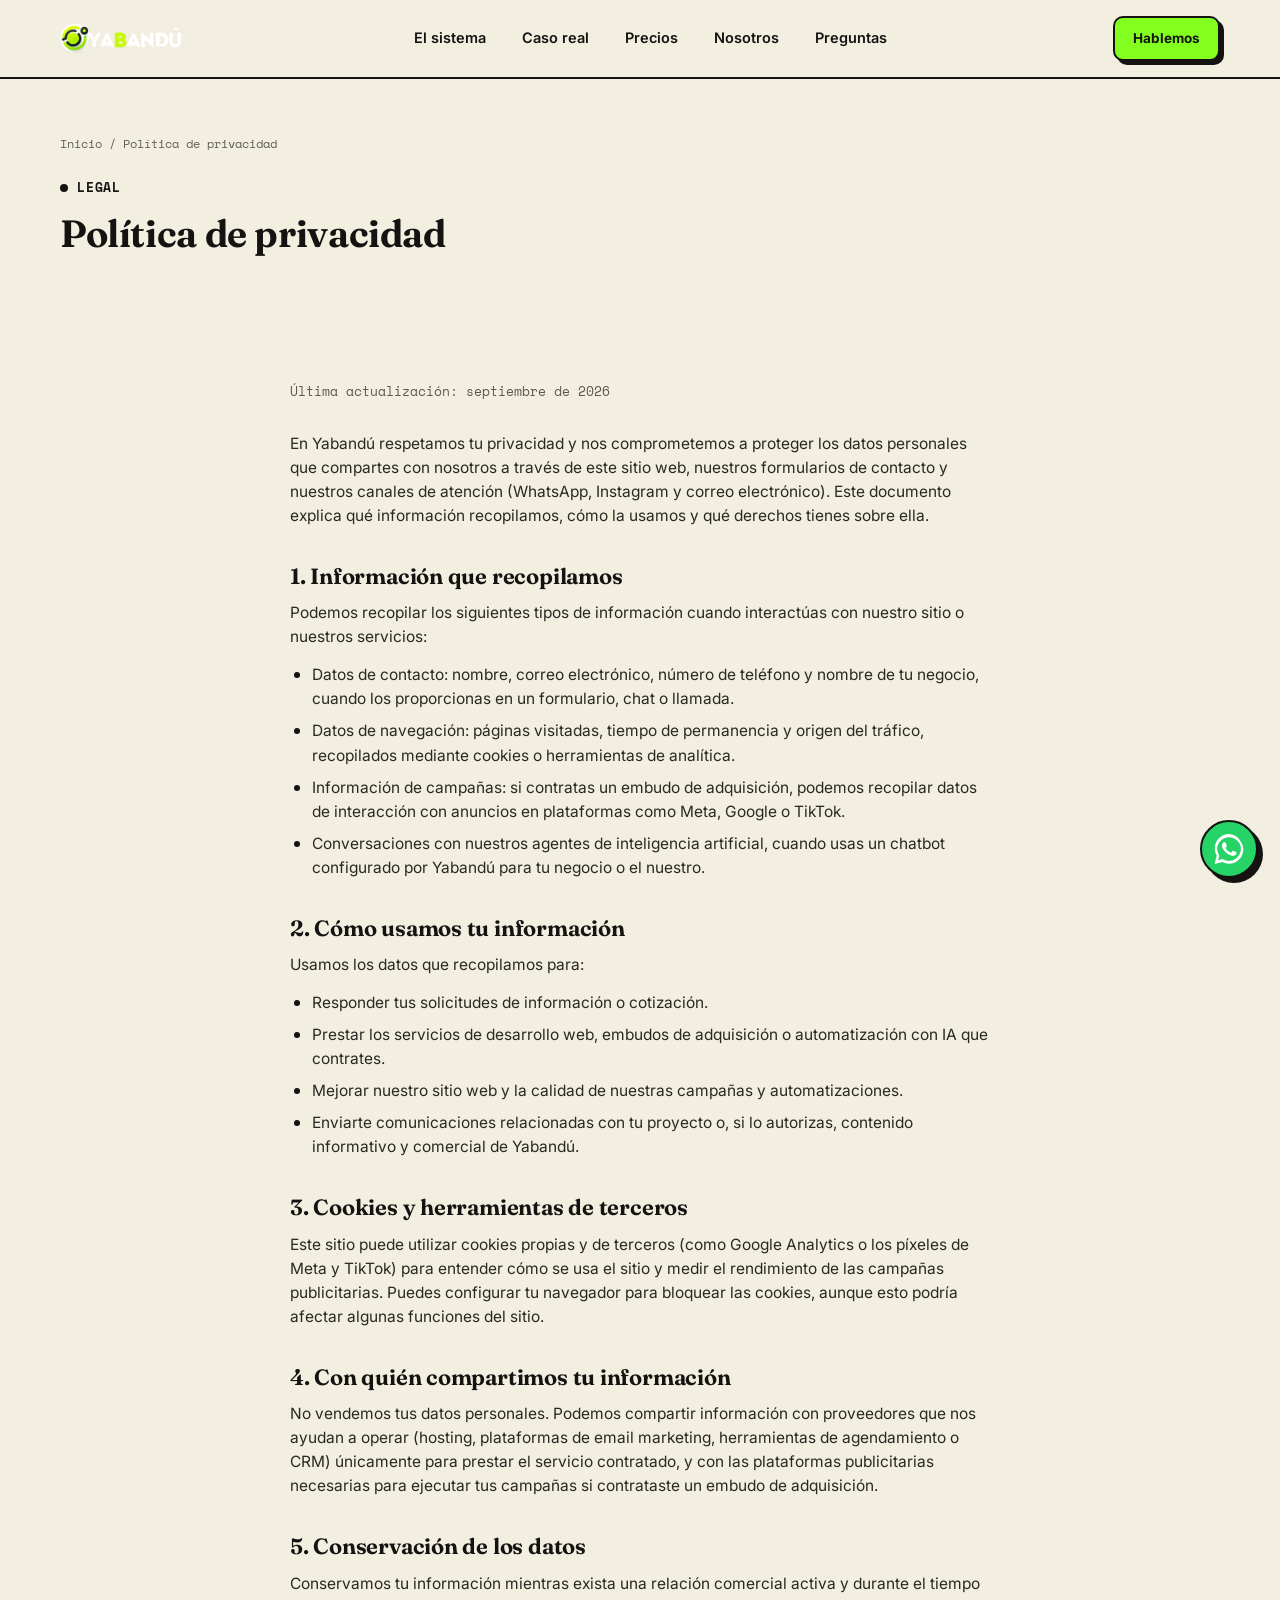
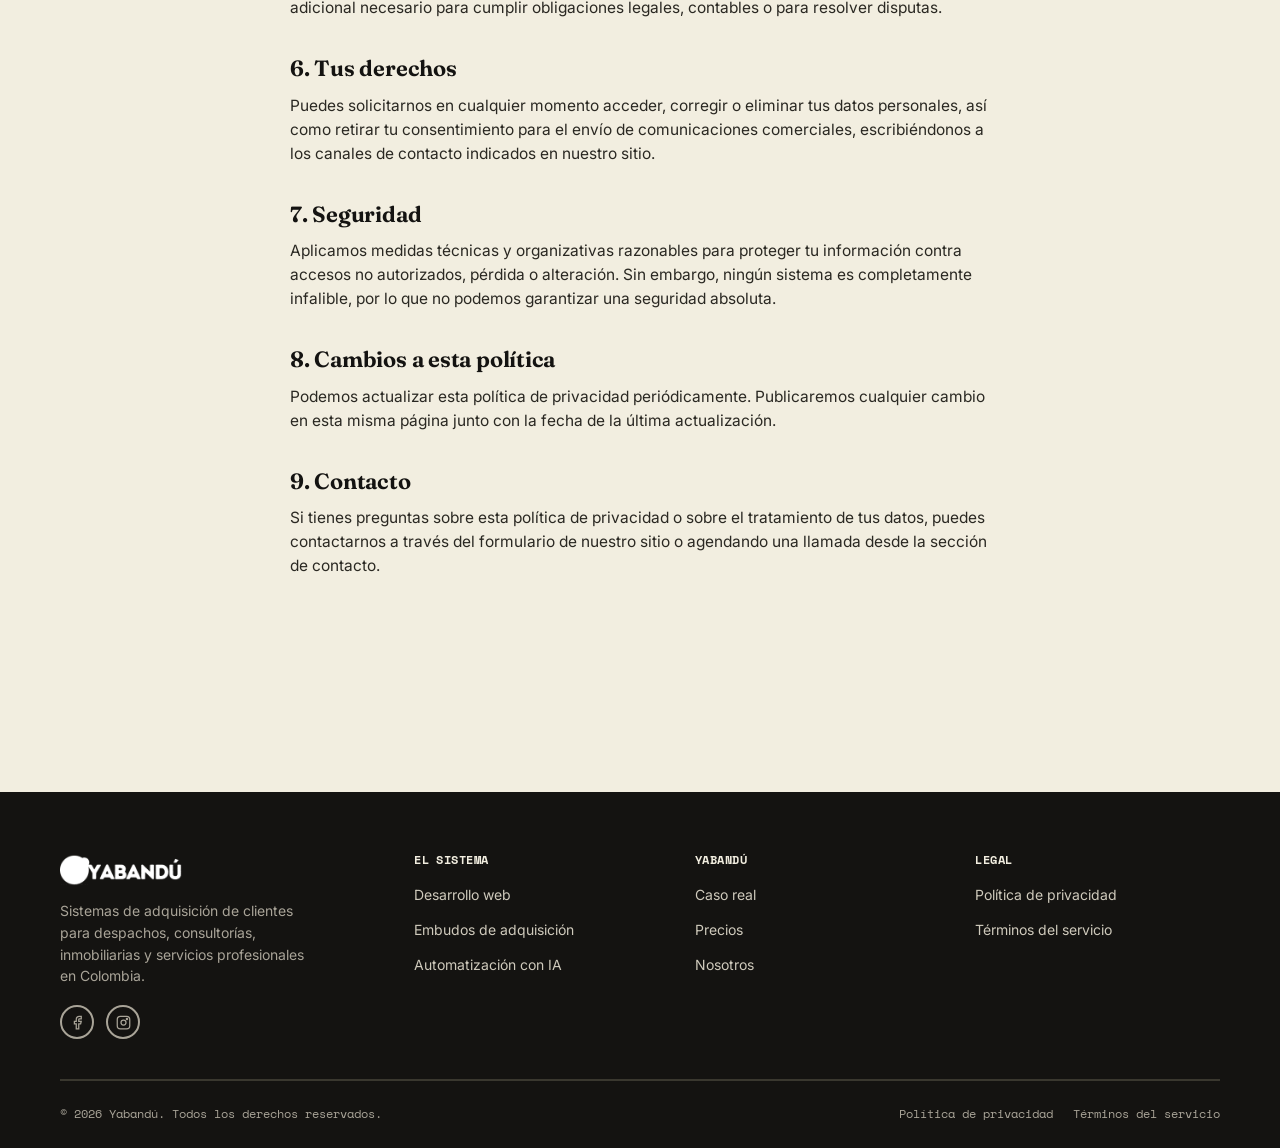
<file: politica-de-privacidad.html>
<!DOCTYPE html>
<html lang="es">
<head>
<meta charset="UTF-8">
<!-- Google Tag Manager -->
<script>(function(w,d,s,l,i){w[l]=w[l]||[];w[l].push({'gtm.start':
new Date().getTime(),event:'gtm.js'});var f=d.getElementsByTagName(s)[0],
j=d.createElement(s),dl=l!='dataLayer'?'&l='+l:'';j.async=true;j.src=
'https://www.googletagmanager.com/gtm.js?id='+i+dl;f.parentNode.insertBefore(j,f);
})(window,document,'script','dataLayer','GTM-NNZVVCL7');</script>
<!-- End Google Tag Manager -->
<meta name="viewport" content="width=device-width, initial-scale=1.0">
<title>Política de Privacidad | Yabandú</title>
<meta name="description" content="Política de privacidad de Yabandú: cómo recopilamos, usamos y protegemos tus datos personales al usar nuestro sitio web y servicios.">
<link rel="canonical" href="https://www.yabandu.com/politica-de-privacidad.html">
<meta name="robots" content="index, follow">
<meta name="theme-color" content="#141311">
<link rel="icon" type="image/png" href="img/logo.png">
<link rel="stylesheet" href="css/styles.css">
<link rel="preconnect" href="https://fonts.googleapis.com">
<link rel="preconnect" href="https://fonts.gstatic.com" crossorigin>
<link href="https://fonts.googleapis.com/css2?family=Fraunces:ital,wght@0,500;0,600;0,650;1,500&family=Inter:wght@400;500;600;700&family=Space+Mono:wght@400;700&display=swap" rel="stylesheet">
</head>
<body data-page="politica-de-privacidad">
<!-- Google Tag Manager (noscript) -->
<noscript><iframe src="https://www.googletagmanager.com/ns.html?id=GTM-NNZVVCL7"
height="0" width="0" style="display:none;visibility:hidden"></iframe></noscript>
<!-- End Google Tag Manager (noscript) -->

<header>
  <nav>
    <a href="index.html" class="logo"><img src="img/logo.png" alt="Yabandú" class="logo-img"></a>
    <div class="nav-links">
      <a href="index.html#sistema">El sistema</a>
      <a href="index.html#caso">Caso real</a>
      <a href="index.html#precios">Precios</a>
      <a href="index.html#nosotros">Nosotros</a>
      <a href="#faq">Preguntas</a>
    </div>
    <div class="nav-cta">
      <a href="https://wa.me/573215767930?text=Hola%20Yaband%C3%BA%2C%20quiero%20saber%20c%C3%B3mo%20llenar%20mi%20agenda%20de%20citas." class="btn lime small" target="_blank" rel="noopener" data-wa="nav">Hablemos</a>
      <button class="menu-btn" aria-label="Abrir menú">☰</button>
    </div>
  </nav>
</header>
<main>
  <section class="legal-hero">
    <div class="wrap">
      <div class="crumb"><a href="index.html">Inicio</a> / <span>Política de privacidad</span></div>
      <span class="kicker">Legal</span>
      <h1 style="font-size:38px;font-weight:650;">Política de privacidad</h1>
    </div>
  </section>

  <section class="section-tight">
    <div class="wrap legal-content">
      <p class="updated">Última actualización: septiembre de 2026</p>
      <p>En Yabandú respetamos tu privacidad y nos comprometemos a proteger los datos personales que compartes con nosotros a través de este sitio web, nuestros formularios de contacto y nuestros canales de atención (WhatsApp, Instagram y correo electrónico). Este documento explica qué información recopilamos, cómo la usamos y qué derechos tienes sobre ella.</p>

      <h2>1. Información que recopilamos</h2>
      <p>Podemos recopilar los siguientes tipos de información cuando interactúas con nuestro sitio o nuestros servicios:</p>
      <ul>
        <li>Datos de contacto: nombre, correo electrónico, número de teléfono y nombre de tu negocio, cuando los proporcionas en un formulario, chat o llamada.</li>
        <li>Datos de navegación: páginas visitadas, tiempo de permanencia y origen del tráfico, recopilados mediante cookies o herramientas de analítica.</li>
        <li>Información de campañas: si contratas un embudo de adquisición, podemos recopilar datos de interacción con anuncios en plataformas como Meta, Google o TikTok.</li>
        <li>Conversaciones con nuestros agentes de inteligencia artificial, cuando usas un chatbot configurado por Yabandú para tu negocio o el nuestro.</li>
      </ul>

      <h2>2. Cómo usamos tu información</h2>
      <p>Usamos los datos que recopilamos para:</p>
      <ul>
        <li>Responder tus solicitudes de información o cotización.</li>
        <li>Prestar los servicios de desarrollo web, embudos de adquisición o automatización con IA que contrates.</li>
        <li>Mejorar nuestro sitio web y la calidad de nuestras campañas y automatizaciones.</li>
        <li>Enviarte comunicaciones relacionadas con tu proyecto o, si lo autorizas, contenido informativo y comercial de Yabandú.</li>
      </ul>

      <h2>3. Cookies y herramientas de terceros</h2>
      <p>Este sitio puede utilizar cookies propias y de terceros (como Google Analytics o los píxeles de Meta y TikTok) para entender cómo se usa el sitio y medir el rendimiento de las campañas publicitarias. Puedes configurar tu navegador para bloquear las cookies, aunque esto podría afectar algunas funciones del sitio.</p>

      <h2>4. Con quién compartimos tu información</h2>
      <p>No vendemos tus datos personales. Podemos compartir información con proveedores que nos ayudan a operar (hosting, plataformas de email marketing, herramientas de agendamiento o CRM) únicamente para prestar el servicio contratado, y con las plataformas publicitarias necesarias para ejecutar tus campañas si contrataste un embudo de adquisición.</p>

      <h2>5. Conservación de los datos</h2>
      <p>Conservamos tu información mientras exista una relación comercial activa y durante el tiempo adicional necesario para cumplir obligaciones legales, contables o para resolver disputas.</p>

      <h2>6. Tus derechos</h2>
      <p>Puedes solicitarnos en cualquier momento acceder, corregir o eliminar tus datos personales, así como retirar tu consentimiento para el envío de comunicaciones comerciales, escribiéndonos a los canales de contacto indicados en nuestro sitio.</p>

      <h2>7. Seguridad</h2>
      <p>Aplicamos medidas técnicas y organizativas razonables para proteger tu información contra accesos no autorizados, pérdida o alteración. Sin embargo, ningún sistema es completamente infalible, por lo que no podemos garantizar una seguridad absoluta.</p>

      <h2>8. Cambios a esta política</h2>
      <p>Podemos actualizar esta política de privacidad periódicamente. Publicaremos cualquier cambio en esta misma página junto con la fecha de la última actualización.</p>

      <h2>9. Contacto</h2>
      <p>Si tienes preguntas sobre esta política de privacidad o sobre el tratamiento de tus datos, puedes contactarnos a través del formulario de nuestro sitio o agendando una llamada desde la sección de contacto.</p>
    </div>
  </section>
</main>

<footer>
  <div class="wrap">
    <div class="footer-top">
      <div class="footer-brand">
        <a href="index.html" class="logo"><img src="img/logo.png" alt="Yabandú" class="logo-img"></a>
        <p>Sistemas de adquisición de clientes para despachos, consultorías, inmobiliarias y servicios profesionales en Colombia.</p>
        <div class="social" style="margin-top:18px;">
          <a href="#" aria-label="Facebook"><svg viewBox="0 0 24 24" fill="none" stroke-width="2"><path d="M18 2h-3a5 5 0 0 0-5 5v3H7v4h3v8h4v-8h3l1-4h-4V7a1 1 0 0 1 1-1h3z"/></svg></a>
          <a href="#" aria-label="Instagram"><svg viewBox="0 0 24 24" fill="none" stroke-width="2"><rect x="2" y="2" width="20" height="20" rx="5"/><circle cx="12" cy="12" r="4"/><circle cx="17.5" cy="6.5" r="1"/></svg></a>
        </div>
      </div>
      <div class="footer-col">
        <h4>El sistema</h4>
        <ul>
          <li><a href="desarrollo-web.html">Desarrollo web</a></li>
          <li><a href="embudos-de-venta.html">Embudos de adquisición</a></li>
          <li><a href="automatizacion-ia.html">Automatización con IA</a></li>
        </ul>
      </div>
      <div class="footer-col">
        <h4>Yabandú</h4>
        <ul>
          <li><a href="index.html#caso">Caso real</a></li>
          <li><a href="index.html#precios">Precios</a></li>
          <li><a href="index.html#nosotros">Nosotros</a></li>
        </ul>
      </div>
      <div class="footer-col">
        <h4>Legal</h4>
        <ul>
          <li><a href="politica-de-privacidad.html">Política de privacidad</a></li>
          <li><a href="terminos-de-servicio.html">Términos del servicio</a></li>
        </ul>
      </div>
    </div>
    <div class="footer-bottom">
      <span>© 2026 Yabandú. Todos los derechos reservados.</span>
      <div class="footer-links-legal" style="display:flex;gap:20px;">
        <a href="politica-de-privacidad.html">Política de privacidad</a>
        <a href="terminos-de-servicio.html">Términos del servicio</a>
      </div>
    </div>
  </div>
</footer>
<script src="js/script.js"></script>
<!-- Botón flotante de WhatsApp -->
<a href="https://wa.me/573215767930?text=Hola%20Yaband%C3%BA%2C%20quiero%20m%C3%A1s%20informaci%C3%B3n%20sobre%20sus%20servicios." class="wa-float" target="_blank" rel="noopener" aria-label="Escríbenos por WhatsApp" data-wa="float">
  <svg viewBox="0 0 24 24" fill="currentColor" aria-hidden="true"><path d="M17.47 14.38c-.29-.15-1.7-.84-1.96-.93-.26-.1-.45-.15-.65.14-.19.29-.74.93-.91 1.12-.17.19-.34.22-.63.07-.29-.15-1.22-.45-2.32-1.44-.86-.76-1.44-1.71-1.61-2-.17-.29-.02-.44.13-.59.13-.13.29-.34.44-.51.15-.17.19-.29.29-.48.1-.19.05-.36-.02-.51-.07-.15-.65-1.57-.89-2.15-.24-.57-.48-.49-.65-.5-.17-.01-.36-.01-.55-.01-.19 0-.51.07-.77.36-.26.29-1.01.99-1.01 2.41 0 1.42 1.03 2.79 1.18 2.98.15.19 2.03 3.1 4.92 4.35.69.3 1.22.48 1.64.61.69.22 1.32.19 1.81.12.55-.08 1.7-.69 1.94-1.36.24-.67.24-1.24.17-1.36-.07-.12-.26-.19-.55-.34zM12.04 21.5h-.01a9.44 9.44 0 0 1-4.82-1.32l-.35-.2-3.58.94.96-3.49-.23-.36a9.42 9.42 0 0 1-1.44-5.03c0-5.21 4.24-9.45 9.46-9.45 2.53 0 4.9.99 6.69 2.78a9.39 9.39 0 0 1 2.77 6.68c-.01 5.21-4.25 9.45-9.46 9.45zm8.05-17.5A11.36 11.36 0 0 0 12.04 0C5.75 0 .63 5.12.63 11.42c0 2.01.53 3.98 1.53 5.71L.53 24l6.02-1.58a11.37 11.37 0 0 0 5.48 1.4h.01c6.29 0 11.41-5.12 11.41-11.42 0-3.05-1.19-5.92-3.35-8.08z"/></svg>
</a>
</body>
</html>
</file>
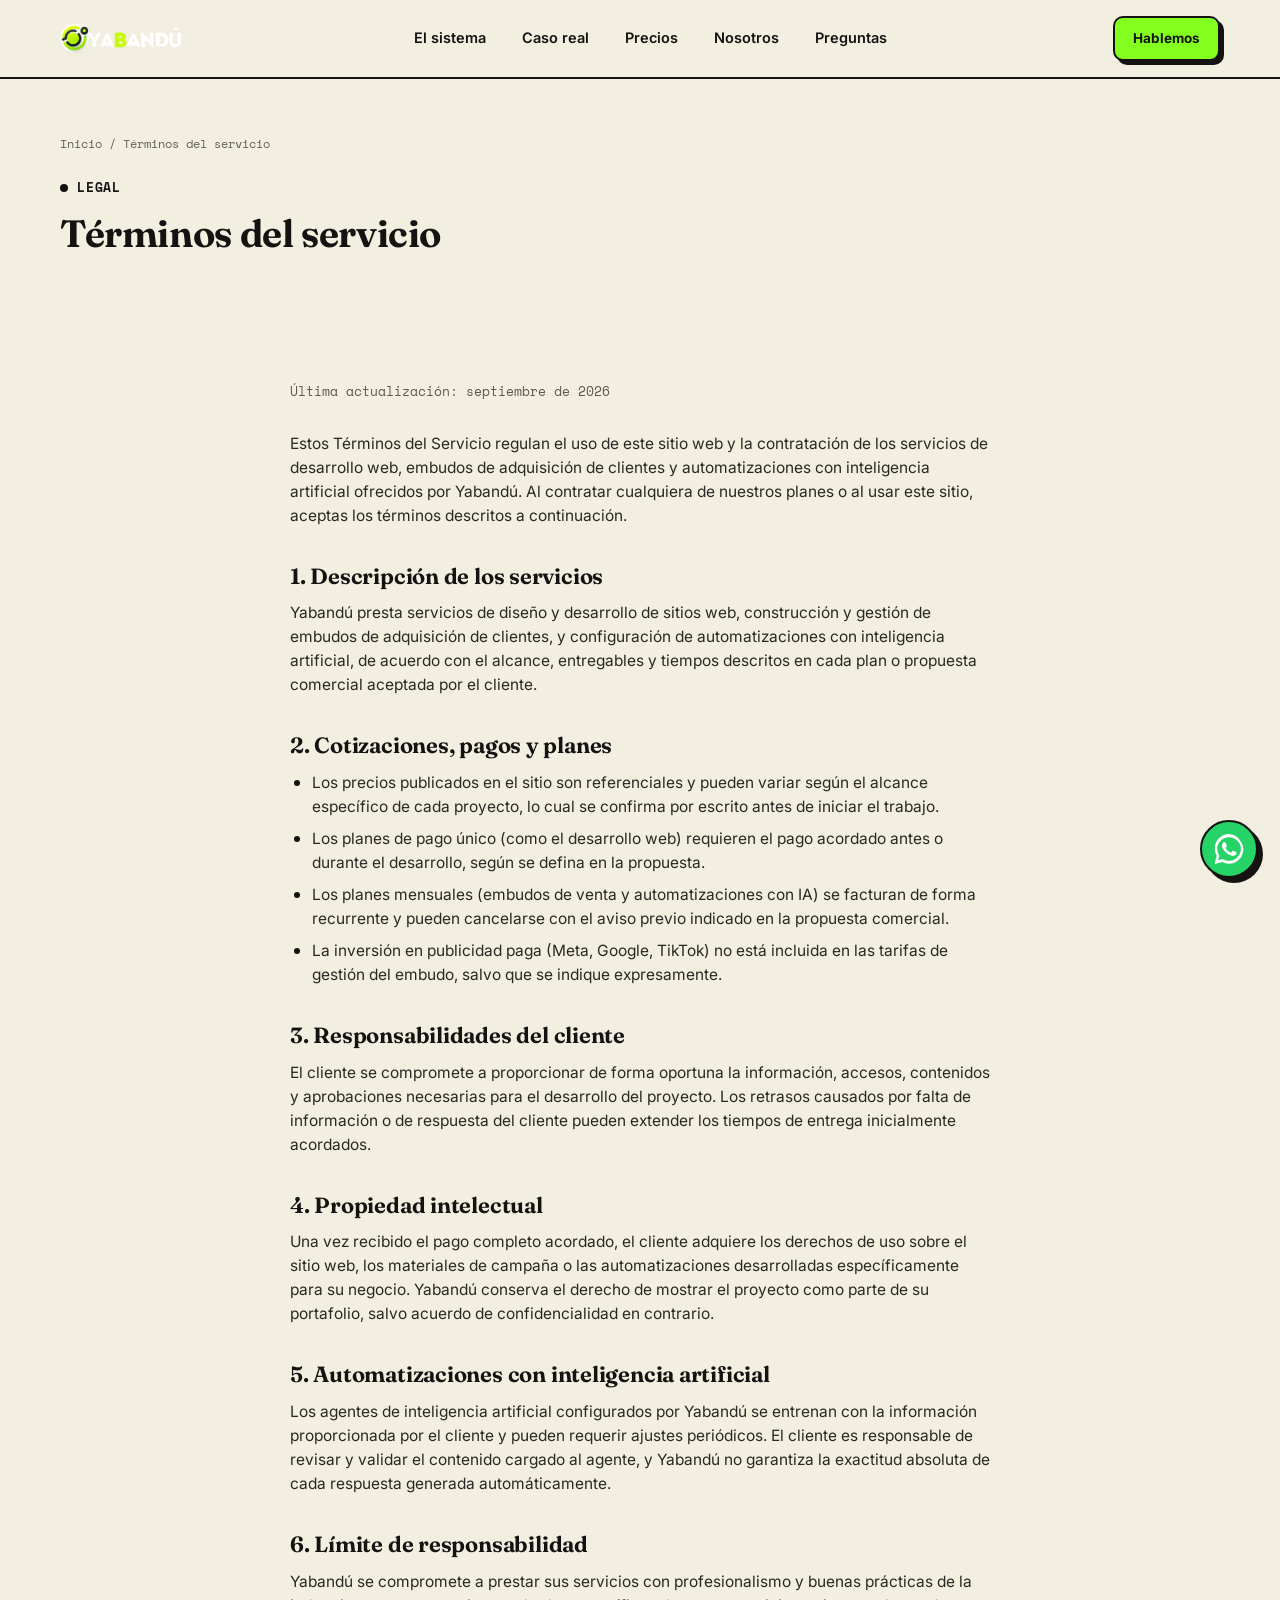
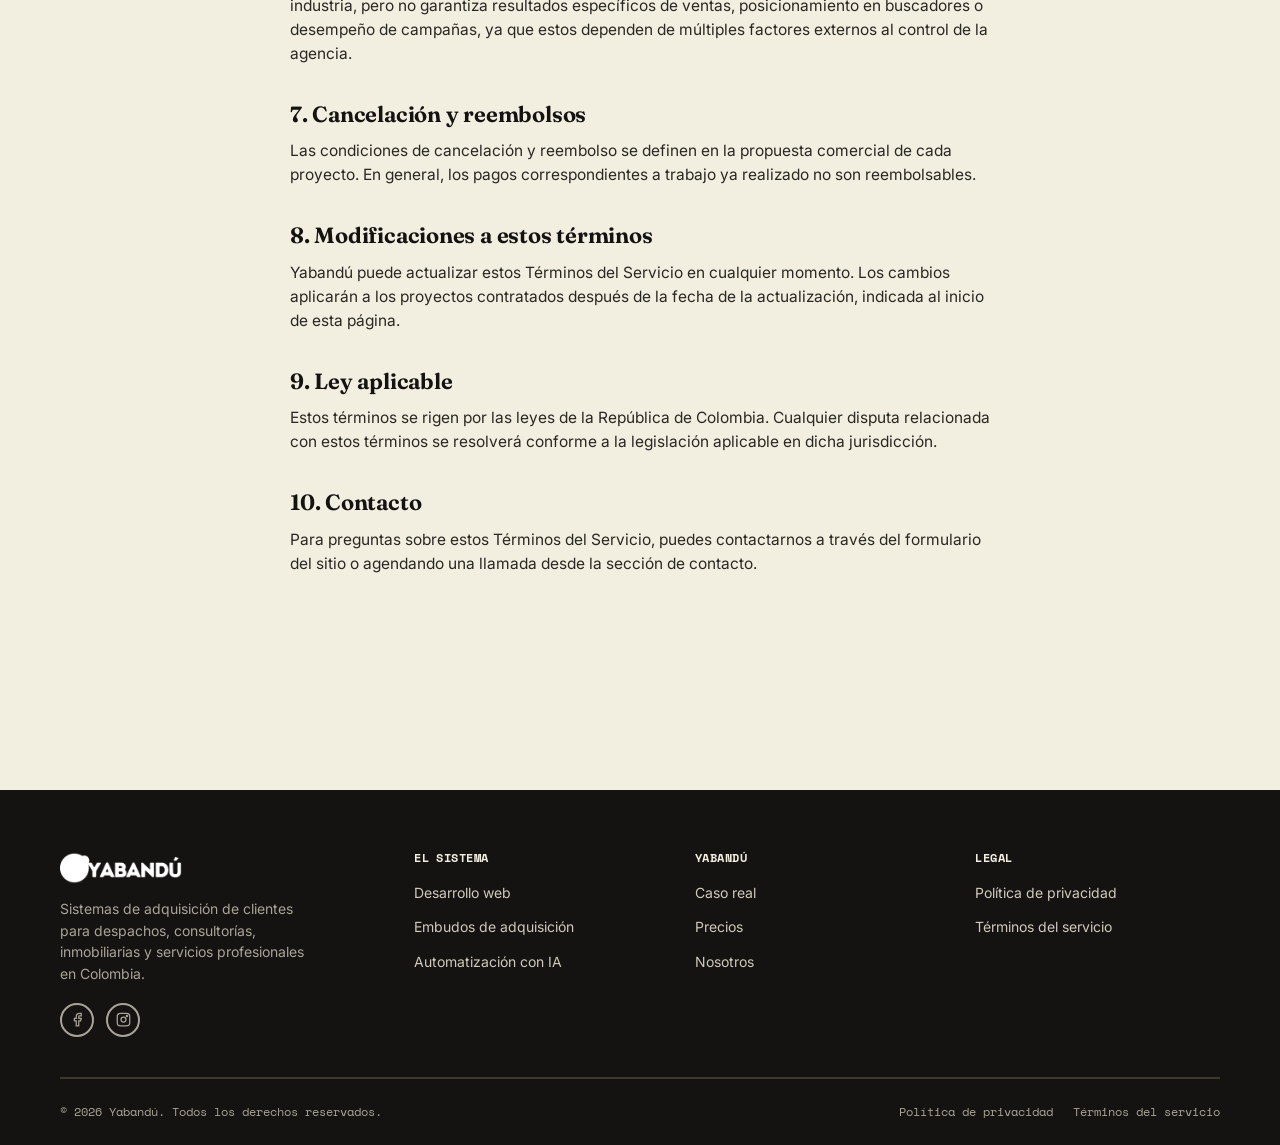
<file: terminos-de-servicio.html>
<!DOCTYPE html>
<html lang="es">
<head>
<meta charset="UTF-8">
<!-- Google Tag Manager -->
<script>(function(w,d,s,l,i){w[l]=w[l]||[];w[l].push({'gtm.start':
new Date().getTime(),event:'gtm.js'});var f=d.getElementsByTagName(s)[0],
j=d.createElement(s),dl=l!='dataLayer'?'&l='+l:'';j.async=true;j.src=
'https://www.googletagmanager.com/gtm.js?id='+i+dl;f.parentNode.insertBefore(j,f);
})(window,document,'script','dataLayer','GTM-NNZVVCL7');</script>
<!-- End Google Tag Manager -->
<meta name="viewport" content="width=device-width, initial-scale=1.0">
<title>Términos del Servicio | Yabandú</title>
<meta name="description" content="Términos y condiciones del servicio de Yabandú para desarrollo web, embudos de adquisición de clientes y automatizaciones con inteligencia artificial.">
<link rel="canonical" href="https://www.yabandu.com/terminos-de-servicio.html">
<meta name="robots" content="index, follow">
<meta name="theme-color" content="#141311">
<link rel="icon" type="image/png" href="img/logo.png">
<link rel="stylesheet" href="css/styles.css">
<link rel="preconnect" href="https://fonts.googleapis.com">
<link rel="preconnect" href="https://fonts.gstatic.com" crossorigin>
<link href="https://fonts.googleapis.com/css2?family=Fraunces:ital,wght@0,500;0,600;0,650;1,500&family=Inter:wght@400;500;600;700&family=Space+Mono:wght@400;700&display=swap" rel="stylesheet">
</head>
<body data-page="terminos-de-servicio">
<!-- Google Tag Manager (noscript) -->
<noscript><iframe src="https://www.googletagmanager.com/ns.html?id=GTM-NNZVVCL7"
height="0" width="0" style="display:none;visibility:hidden"></iframe></noscript>
<!-- End Google Tag Manager (noscript) -->

<header>
  <nav>
    <a href="index.html" class="logo"><img src="img/logo.png" alt="Yabandú" class="logo-img"></a>
    <div class="nav-links">
      <a href="index.html#sistema">El sistema</a>
      <a href="index.html#caso">Caso real</a>
      <a href="index.html#precios">Precios</a>
      <a href="index.html#nosotros">Nosotros</a>
      <a href="#faq">Preguntas</a>
    </div>
    <div class="nav-cta">
      <a href="https://wa.me/573215767930?text=Hola%20Yaband%C3%BA%2C%20quiero%20saber%20c%C3%B3mo%20llenar%20mi%20agenda%20de%20citas." class="btn lime small" target="_blank" rel="noopener" data-wa="nav">Hablemos</a>
      <button class="menu-btn" aria-label="Abrir menú">☰</button>
    </div>
  </nav>
</header>
<main>
  <section class="legal-hero">
    <div class="wrap">
      <div class="crumb"><a href="index.html">Inicio</a> / <span>Términos del servicio</span></div>
      <span class="kicker">Legal</span>
      <h1 style="font-size:38px;font-weight:650;">Términos del servicio</h1>
    </div>
  </section>

  <section class="section-tight">
    <div class="wrap legal-content">
      <p class="updated">Última actualización: septiembre de 2026</p>
      <p>Estos Términos del Servicio regulan el uso de este sitio web y la contratación de los servicios de desarrollo web, embudos de adquisición de clientes y automatizaciones con inteligencia artificial ofrecidos por Yabandú. Al contratar cualquiera de nuestros planes o al usar este sitio, aceptas los términos descritos a continuación.</p>

      <h2>1. Descripción de los servicios</h2>
      <p>Yabandú presta servicios de diseño y desarrollo de sitios web, construcción y gestión de embudos de adquisición de clientes, y configuración de automatizaciones con inteligencia artificial, de acuerdo con el alcance, entregables y tiempos descritos en cada plan o propuesta comercial aceptada por el cliente.</p>

      <h2>2. Cotizaciones, pagos y planes</h2>
      <ul>
        <li>Los precios publicados en el sitio son referenciales y pueden variar según el alcance específico de cada proyecto, lo cual se confirma por escrito antes de iniciar el trabajo.</li>
        <li>Los planes de pago único (como el desarrollo web) requieren el pago acordado antes o durante el desarrollo, según se defina en la propuesta.</li>
        <li>Los planes mensuales (embudos de venta y automatizaciones con IA) se facturan de forma recurrente y pueden cancelarse con el aviso previo indicado en la propuesta comercial.</li>
        <li>La inversión en publicidad paga (Meta, Google, TikTok) no está incluida en las tarifas de gestión del embudo, salvo que se indique expresamente.</li>
      </ul>

      <h2>3. Responsabilidades del cliente</h2>
      <p>El cliente se compromete a proporcionar de forma oportuna la información, accesos, contenidos y aprobaciones necesarias para el desarrollo del proyecto. Los retrasos causados por falta de información o de respuesta del cliente pueden extender los tiempos de entrega inicialmente acordados.</p>

      <h2>4. Propiedad intelectual</h2>
      <p>Una vez recibido el pago completo acordado, el cliente adquiere los derechos de uso sobre el sitio web, los materiales de campaña o las automatizaciones desarrolladas específicamente para su negocio. Yabandú conserva el derecho de mostrar el proyecto como parte de su portafolio, salvo acuerdo de confidencialidad en contrario.</p>

      <h2>5. Automatizaciones con inteligencia artificial</h2>
      <p>Los agentes de inteligencia artificial configurados por Yabandú se entrenan con la información proporcionada por el cliente y pueden requerir ajustes periódicos. El cliente es responsable de revisar y validar el contenido cargado al agente, y Yabandú no garantiza la exactitud absoluta de cada respuesta generada automáticamente.</p>

      <h2>6. Límite de responsabilidad</h2>
      <p>Yabandú se compromete a prestar sus servicios con profesionalismo y buenas prácticas de la industria, pero no garantiza resultados específicos de ventas, posicionamiento en buscadores o desempeño de campañas, ya que estos dependen de múltiples factores externos al control de la agencia.</p>

      <h2>7. Cancelación y reembolsos</h2>
      <p>Las condiciones de cancelación y reembolso se definen en la propuesta comercial de cada proyecto. En general, los pagos correspondientes a trabajo ya realizado no son reembolsables.</p>

      <h2>8. Modificaciones a estos términos</h2>
      <p>Yabandú puede actualizar estos Términos del Servicio en cualquier momento. Los cambios aplicarán a los proyectos contratados después de la fecha de la actualización, indicada al inicio de esta página.</p>

      <h2>9. Ley aplicable</h2>
      <p>Estos términos se rigen por las leyes de la República de Colombia. Cualquier disputa relacionada con estos términos se resolverá conforme a la legislación aplicable en dicha jurisdicción.</p>

      <h2>10. Contacto</h2>
      <p>Para preguntas sobre estos Términos del Servicio, puedes contactarnos a través del formulario del sitio o agendando una llamada desde la sección de contacto.</p>
    </div>
  </section>
</main>

<footer>
  <div class="wrap">
    <div class="footer-top">
      <div class="footer-brand">
        <a href="index.html" class="logo"><img src="img/logo.png" alt="Yabandú" class="logo-img"></a>
        <p>Sistemas de adquisición de clientes para despachos, consultorías, inmobiliarias y servicios profesionales en Colombia.</p>
        <div class="social" style="margin-top:18px;">
          <a href="#" aria-label="Facebook"><svg viewBox="0 0 24 24" fill="none" stroke-width="2"><path d="M18 2h-3a5 5 0 0 0-5 5v3H7v4h3v8h4v-8h3l1-4h-4V7a1 1 0 0 1 1-1h3z"/></svg></a>
          <a href="#" aria-label="Instagram"><svg viewBox="0 0 24 24" fill="none" stroke-width="2"><rect x="2" y="2" width="20" height="20" rx="5"/><circle cx="12" cy="12" r="4"/><circle cx="17.5" cy="6.5" r="1"/></svg></a>
        </div>
      </div>
      <div class="footer-col">
        <h4>El sistema</h4>
        <ul>
          <li><a href="desarrollo-web.html">Desarrollo web</a></li>
          <li><a href="embudos-de-venta.html">Embudos de adquisición</a></li>
          <li><a href="automatizacion-ia.html">Automatización con IA</a></li>
        </ul>
      </div>
      <div class="footer-col">
        <h4>Yabandú</h4>
        <ul>
          <li><a href="index.html#caso">Caso real</a></li>
          <li><a href="index.html#precios">Precios</a></li>
          <li><a href="index.html#nosotros">Nosotros</a></li>
        </ul>
      </div>
      <div class="footer-col">
        <h4>Legal</h4>
        <ul>
          <li><a href="politica-de-privacidad.html">Política de privacidad</a></li>
          <li><a href="terminos-de-servicio.html">Términos del servicio</a></li>
        </ul>
      </div>
    </div>
    <div class="footer-bottom">
      <span>© 2026 Yabandú. Todos los derechos reservados.</span>
      <div class="footer-links-legal" style="display:flex;gap:20px;">
        <a href="politica-de-privacidad.html">Política de privacidad</a>
        <a href="terminos-de-servicio.html">Términos del servicio</a>
      </div>
    </div>
  </div>
</footer>
<script src="js/script.js"></script>
<!-- Botón flotante de WhatsApp -->
<a href="https://wa.me/573215767930?text=Hola%20Yaband%C3%BA%2C%20quiero%20m%C3%A1s%20informaci%C3%B3n%20sobre%20sus%20servicios." class="wa-float" target="_blank" rel="noopener" aria-label="Escríbenos por WhatsApp" data-wa="float">
  <svg viewBox="0 0 24 24" fill="currentColor" aria-hidden="true"><path d="M17.47 14.38c-.29-.15-1.7-.84-1.96-.93-.26-.1-.45-.15-.65.14-.19.29-.74.93-.91 1.12-.17.19-.34.22-.63.07-.29-.15-1.22-.45-2.32-1.44-.86-.76-1.44-1.71-1.61-2-.17-.29-.02-.44.13-.59.13-.13.29-.34.44-.51.15-.17.19-.29.29-.48.1-.19.05-.36-.02-.51-.07-.15-.65-1.57-.89-2.15-.24-.57-.48-.49-.65-.5-.17-.01-.36-.01-.55-.01-.19 0-.51.07-.77.36-.26.29-1.01.99-1.01 2.41 0 1.42 1.03 2.79 1.18 2.98.15.19 2.03 3.1 4.92 4.35.69.3 1.22.48 1.64.61.69.22 1.32.19 1.81.12.55-.08 1.7-.69 1.94-1.36.24-.67.24-1.24.17-1.36-.07-.12-.26-.19-.55-.34zM12.04 21.5h-.01a9.44 9.44 0 0 1-4.82-1.32l-.35-.2-3.58.94.96-3.49-.23-.36a9.42 9.42 0 0 1-1.44-5.03c0-5.21 4.24-9.45 9.46-9.45 2.53 0 4.9.99 6.69 2.78a9.39 9.39 0 0 1 2.77 6.68c-.01 5.21-4.25 9.45-9.46 9.45zm8.05-17.5A11.36 11.36 0 0 0 12.04 0C5.75 0 .63 5.12.63 11.42c0 2.01.53 3.98 1.53 5.71L.53 24l6.02-1.58a11.37 11.37 0 0 0 5.48 1.4h.01c6.29 0 11.41-5.12 11.41-11.42 0-3.05-1.19-5.92-3.35-8.08z"/></svg>
</a>
</body>
</html>
</file>
<file: css/styles.css>
/* =========================================================
   YABANDÚ — Sistema visual "Estudio Creativo Maximalista"
   ========================================================= */
:root{
  --paper:#f2eee0;
  --paper-2:#e9e3cf;
  --ink:#141311;
  --ink-soft:#2a2822;
  --lime:#82ff1f;
  --lime-deep:#5fcc00;
  --coral:#ff5a36;
  --violet:#6c4dff;
  --pink:#ff3d8e;
  --white:#fffdf7;
  --line:#141311;
  --muted:#5c584e;
  --radius:14px;
  --maxw:1220px;
  --shadow-sm:5px 5px 0 var(--ink);
  --shadow-md:8px 8px 0 var(--ink);
  --shadow-lg:12px 12px 0 var(--ink);
}
*{box-sizing:border-box;}
html{scroll-behavior:smooth;}
body{
  margin:0;
  background:var(--paper);
  color:var(--ink);
  font-family:'Inter',sans-serif;
  line-height:1.55;
  -webkit-font-smoothing:antialiased;
  overflow-x:hidden;
}
h1,h2,h3,h4{
  font-family:'Fraunces',serif;
  margin:0;line-height:.98;letter-spacing:-0.01em;
  font-weight:600;
  font-optical-sizing:auto;
}
p{margin:0;}
a{color:inherit;text-decoration:none;}
img,svg{display:block;max-width:100%;}
ul{margin:0;padding:0;list-style:none;}
.wrap{max-width:var(--maxw);margin:0 auto;padding:0 30px;}
section{padding:100px 0;position:relative;}
@media (max-width:900px){section{padding:64px 0;}}

.kicker{
  display:inline-flex;align-items:center;gap:9px;
  font-family:'Space Mono',monospace;font-size:12.5px;font-weight:700;
  text-transform:uppercase;letter-spacing:.06em;
  margin-bottom:18px;
}
.kicker::before{content:"";width:8px;height:8px;background:var(--ink);display:inline-block;border-radius:50%;}
.on-dark .kicker::before{background:var(--lime);}
.on-dark .kicker{color:var(--lime);}
.on-lime .kicker::before{background:var(--ink);}

/* BACKDROP BLOCKS: alternating full-bleed color sections */
.block-paper{background:var(--paper);color:var(--ink);}
.block-ink{background:var(--ink);color:var(--paper);}
.block-lime{background:var(--lime);color:var(--ink);}
.block-coral{background:var(--coral);color:var(--white);}
.block-white{background:var(--white);color:var(--ink);}
.on-dark{color:var(--paper);}

/* BUTTONS — neo-brutalist tactile */
.btn{
  display:inline-flex;align-items:center;gap:10px;
  background:var(--ink);color:var(--white);
  font-weight:700;font-size:15px;font-family:'Inter',sans-serif;
  padding:15px 26px;border-radius:10px;
  border:2.5px solid var(--ink);cursor:pointer;
  box-shadow:var(--shadow-md);
  transition:transform .12s ease, box-shadow .12s ease;
}
.btn:hover{transform:translate(4px,4px);box-shadow:2px 2px 0 var(--ink);}
.btn svg{width:15px;height:15px;}
.btn.lime{background:var(--lime);color:var(--ink);}
.btn.white{background:var(--white);color:var(--ink);}
.btn.coral{background:var(--coral);color:var(--white);border-color:var(--ink);}
.btn.outline{background:transparent;color:var(--ink);}
.on-dark .btn.outline{color:var(--paper);border-color:var(--paper);box-shadow:6px 6px 0 var(--paper);}
.on-dark .btn.outline:hover{box-shadow:2px 2px 0 var(--paper);}
.btn.small{padding:10px 18px;font-size:13.5px;box-shadow:4px 4px 0 var(--ink);}
.btn.small:hover{transform:translate(3px,3px);box-shadow:1px 1px 0 var(--ink);}

/* NAV */
header{position:sticky;top:0;z-index:100;background:var(--paper);border-bottom:2.5px solid var(--ink);}
nav{display:flex;align-items:center;justify-content:space-between;padding:16px 30px;max-width:var(--maxw);margin:0 auto;}
.logo{display:flex;align-items:center;}
.logo-img{height:32px;width:auto;display:block;}
.nav-links{display:flex;gap:8px;font-size:14.5px;font-weight:600;}
.nav-links a{padding:9px 14px;border-radius:8px;}
.nav-links a:hover{background:var(--ink);color:var(--paper);}
.nav-links a.active{background:var(--lime);color:var(--ink);}
.nav-cta{display:flex;align-items:center;gap:14px;}
.menu-btn{display:none;background:none;border:2.5px solid var(--ink);border-radius:8px;color:var(--ink);font-size:18px;width:40px;height:40px;cursor:pointer;}
@media (max-width:940px){
  .nav-links{display:none;}
  .menu-btn{display:block;}
  .nav-links.mobile-open{
    display:flex;flex-direction:column;gap:0;
    position:fixed;top:65px;left:0;right:0;bottom:0;
    background:var(--paper);padding:10px 24px 24px;z-index:99;
  }
  .nav-links.mobile-open a{padding:16px 4px;border-bottom:2px solid var(--ink);border-radius:0;font-size:17px;}
}

/* CRUMB */
.crumb{font-family:'Space Mono',monospace;font-size:12px;margin-bottom:20px;opacity:.65;}
.crumb a:hover{text-decoration:underline;}

/* HERO — maximalista */
.hero{padding:56px 0 70px;min-height:100svh;min-height:100vh;display:flex;align-items:center;position:relative;}
.hero-grid{display:grid;grid-template-columns:1.15fr .85fr;gap:50px;align-items:center;width:100%;}
.hero h1{font-size:clamp(38px,5.4vw,74px);font-weight:650;}
.hero h1 em{font-style:italic;font-weight:500;}
.hero p.lead{margin-top:22px;font-size:17px;max-width:460px;color:var(--ink-soft);}
.on-dark .hero p.lead{color:#cfcabc;}

.sticker{
  display:inline-flex;align-items:center;gap:8px;
  background:var(--ink);color:var(--lime);
  font-family:'Space Mono',monospace;font-size:12.5px;font-weight:700;
  padding:9px 16px;border-radius:999px;
  transform:rotate(-2.5deg);
  border:2px dashed var(--lime);
  margin-bottom:24px;
}
.sticker .dot{width:7px;height:7px;border-radius:50%;background:var(--lime);position:relative;flex-shrink:0;}
.sticker .dot::after{content:"";position:absolute;inset:-4px;border-radius:50%;border:2px solid var(--lime);animation:pulse 1.8s ease-out infinite;}
@keyframes pulse{0%{transform:scale(.6);opacity:.9;}100%{transform:scale(2);opacity:0;}}
@media (prefers-reduced-motion:reduce){.sticker .dot::after{animation:none;}}

.offer-box{
  margin-top:30px;display:inline-flex;align-items:center;gap:22px;flex-wrap:wrap;
  background:var(--ink);color:var(--white);border-radius:14px;padding:18px 24px;
  border:2.5px solid var(--ink);box-shadow:var(--shadow-md);
}
.offer-price{font-family:'Fraunces',serif;font-size:30px;font-weight:650;line-height:1.1;white-space:nowrap;}
.offer-price .from{display:block;font-family:'Space Mono',monospace;font-size:10.5px;font-weight:700;text-transform:uppercase;color:var(--lime);letter-spacing:.05em;}
.offer-price .unit{display:block;font-family:'Space Mono',monospace;font-size:10.5px;color:#a9a498;}
.offer-box .btn{box-shadow:none;border-color:var(--lime);}
.offer-box .btn:hover{transform:translate(2px,2px);}

.hero-secondary{margin-top:18px;}
.hero-secondary a{font-size:13.5px;font-weight:600;text-decoration:underline;text-underline-offset:3px;}

.hero-stats{margin-top:34px;display:flex;gap:30px;flex-wrap:wrap;font-family:'Space Mono',monospace;}
.hero-stat b{display:block;font-family:'Fraunces',serif;font-size:26px;font-weight:650;}
.hero-stat span{font-size:11px;color:var(--muted);text-transform:uppercase;letter-spacing:.03em;}
.on-dark .hero-stat span{color:#a9a498;}

/* PHOTO STICKER (foto real tratada como recorte pegado, no fondo difuso) */
.photo-sticker{position:relative;}
.photo-sticker .frame{
  border:3px solid var(--ink);border-radius:16px;overflow:hidden;
  box-shadow:var(--shadow-lg);
  transform:rotate(3deg);
  background:var(--white);
}
.photo-sticker .frame img{width:100%;height:100%;object-fit:cover;display:block;filter:saturate(1.08) contrast(1.05);}
.photo-sticker .tag{
  position:absolute;bottom:-16px;left:24px;background:var(--lime);color:var(--ink);
  font-family:'Space Mono',monospace;font-size:11.5px;font-weight:700;
  padding:8px 14px;border-radius:8px;border:2.5px solid var(--ink);
  transform:rotate(-3deg);box-shadow:4px 4px 0 var(--ink);
}
@media (max-width:900px){
  .hero-grid{grid-template-columns:1fr;}
  .photo-sticker{max-width:280px;margin:0 auto;}
  .hero{padding:88px 0 40px;}
  .hero h1{font-size:34px;}
  .hero-stats{display:none;}
  .offer-box{padding:14px 18px;gap:14px;}
  .offer-price{font-size:22px;}
}

/* FAT MARQUEE */
.marquee-fat{
  background:var(--ink);color:var(--lime);overflow:hidden;
  padding:20px 0;transform:rotate(-1.2deg);margin:-30px 0;position:relative;z-index:5;
  border-top:2.5px solid var(--ink);border-bottom:2.5px solid var(--ink);
}
.marquee-fat .track{display:flex;width:max-content;animation:scrollx 30s linear infinite;}
.marquee-fat .track span{
  font-family:'Fraunces',serif;font-size:30px;font-weight:650;font-style:italic;
  display:flex;align-items:center;gap:28px;padding-right:28px;white-space:nowrap;
}
.marquee-fat .track span::after{content:"✦";font-style:normal;color:var(--paper);opacity:.5;}
@keyframes scrollx{from{transform:translateX(0);}to{transform:translateX(-50%);}}
@media (prefers-reduced-motion:reduce){.marquee-fat .track{animation:none;}}

/* HEAD (section intro) */
.head{max-width:640px;}
.head h2{font-size:clamp(30px,3.6vw,46px);font-weight:650;}
.head p{margin-top:16px;font-size:16.5px;color:var(--ink-soft);max-width:520px;}
.on-dark .head p{color:#cfcabc;}

/* SERVICE CARDS */
.service-grid{margin-top:52px;display:grid;grid-template-columns:repeat(3,1fr);gap:26px;}
.service-card{
  background:var(--white);border:2.5px solid var(--ink);border-radius:16px;
  padding:30px 26px;display:flex;flex-direction:column;gap:16px;
  box-shadow:var(--shadow-md);transition:transform .15s ease, box-shadow .15s ease;
}
.service-card:nth-child(1){transform:rotate(-1.2deg);}
.service-card:nth-child(2){transform:rotate(0.8deg);}
.service-card:nth-child(3){transform:rotate(-0.6deg);}
.service-card:hover{transform:rotate(0deg) translate(-3px,-3px);box-shadow:var(--shadow-lg);}
.service-swatch{height:150px;border-radius:10px;position:relative;overflow:hidden;border:2.5px solid var(--ink);background-size:cover;background-position:center;}
.service-num{font-family:'Space Mono',monospace;font-size:12px;font-weight:700;color:var(--muted);}
.service-card h3{font-size:23px;font-weight:650;}
.service-card p.desc{color:var(--ink-soft);font-size:14.5px;}
.service-list{display:flex;flex-direction:column;gap:9px;margin-top:2px;}
.service-list li{display:flex;gap:9px;font-size:13.5px;}
.service-list li svg{width:15px;height:15px;flex-shrink:0;margin-top:2px;}
.service-card .card-link{margin-top:auto;display:inline-flex;align-items:center;gap:7px;font-size:14px;font-weight:700;padding-top:12px;border-top:2px solid var(--ink);}
.service-card .card-link svg{width:14px;height:14px;transition:transform .18s ease;}
.service-card:hover .card-link svg{transform:translateX(4px);}

/* BIG STAT BAND */
.bignum-grid{display:grid;grid-template-columns:repeat(3,1fr);gap:24px;}
.bignum b{display:block;font-family:'Fraunces',serif;font-size:clamp(48px,7vw,88px);font-weight:650;line-height:1;}
.bignum span{font-family:'Space Mono',monospace;font-size:12px;text-transform:uppercase;letter-spacing:.04em;}

/* BENTO (creative studio version — varied tilt, hard shadow) */
.bento{margin-top:52px;display:grid;grid-template-columns:repeat(4,1fr);grid-auto-rows:170px;gap:20px;}
.bento-card{
  background:var(--white);border:2.5px solid var(--ink);border-radius:14px;
  padding:26px;display:flex;flex-direction:column;justify-content:flex-end;gap:10px;
  box-shadow:var(--shadow-sm);
}
.bento-card.big{grid-column:span 2;grid-row:span 2;justify-content:space-between;background:var(--ink);color:var(--paper);box-shadow:var(--shadow-md);}
.bento-card.lime{background:var(--lime);}
.bicon{width:42px;height:42px;border-radius:10px;background:var(--ink);display:flex;align-items:center;justify-content:center;}
.bicon svg{width:20px;height:20px;stroke:var(--lime);}
.bento-card.big .bicon{background:var(--lime);}
.bento-card.big .bicon svg{stroke:var(--ink);}
.bento-card h3{font-family:'Fraunces',serif;font-size:19px;font-weight:600;}
.bento-card.big h3{font-size:27px;max-width:340px;}
.bento-card p{font-size:14px;font-family:'Inter';color:var(--ink-soft);}
.bento-card.big p{font-size:15px;max-width:360px;color:#cfcabc;}
@media (max-width:900px){
  .bento{grid-template-columns:1fr 1fr;grid-auto-rows:150px;}
  .bento-card.big{grid-column:span 2;grid-row:span 1;min-height:200px;}
}
@media (max-width:560px){.bento{grid-template-columns:1fr;}.bento-card.big{grid-column:span 1;}}

/* PROCESS — numbered big */
.process-grid{display:grid;grid-template-columns:.8fr 1.2fr;gap:56px;}
.process-steps{display:flex;flex-direction:column;}
.pstep{display:flex;gap:24px;padding:30px 0;border-bottom:2.5px solid var(--ink);}
.pstep:first-child{padding-top:0;}
.pstep:last-child{border-bottom:none;}
.pstep .pnum{font-family:'Fraunces',serif;font-size:44px;font-weight:650;color:var(--lime);-webkit-text-stroke:1.5px var(--ink);flex-shrink:0;width:70px;}
.pstep h3{font-size:21px;font-weight:650;}
.pstep p{margin-top:8px;font-size:14.5px;color:var(--ink-soft);max-width:480px;}

/* PRICING */
.pricing-grid{margin-top:52px;display:grid;grid-template-columns:repeat(3,1fr);gap:24px;align-items:stretch;}
.price-card{
  border-radius:16px;padding:32px 28px;display:flex;flex-direction:column;
  border:2.5px solid var(--ink);background:var(--white);box-shadow:var(--shadow-sm);
  position:relative;
}
.price-card.featured{background:var(--lime);box-shadow:var(--shadow-lg);transform:translateY(-6px);}
.price-badge{position:absolute;top:-15px;right:24px;background:var(--ink);color:var(--lime);font-family:'Space Mono',monospace;font-size:11px;font-weight:700;padding:6px 13px;border-radius:999px;transform:rotate(-3deg);}
.price-tag{font-family:'Space Mono',monospace;font-size:11.5px;font-weight:700;text-transform:uppercase;color:var(--muted);margin-bottom:8px;}
.price-card h3{font-size:24px;font-weight:650;}
.price-card p.desc{margin-top:10px;font-size:14px;color:var(--ink-soft);}
.price-list{margin:22px 0 0;display:flex;flex-direction:column;gap:10px;flex-grow:1;}
.price-list li{display:flex;gap:9px;font-size:13.5px;}
.price-list li svg{width:15px;height:15px;flex-shrink:0;margin-top:2px;}
.price-amount{margin-top:24px;font-family:'Fraunces',serif;font-size:32px;font-weight:650;}
.price-amount span{font-family:'Space Mono',monospace;font-size:11px;color:var(--muted);font-weight:500;}
.price-card .btn{margin-top:22px;justify-content:center;width:100%;}

/* ABOUT */
.about-grid{display:grid;grid-template-columns:.75fr 1.25fr;gap:56px;align-items:center;}
.about-grid h2{font-size:clamp(28px,3.4vw,40px);font-weight:650;}
.about-grid p.intro{margin-top:18px;font-size:16px;color:var(--ink-soft);}
.about-list{margin:22px 0 0;display:flex;flex-direction:column;gap:12px;}
.about-list li{display:flex;gap:11px;font-size:14.5px;}
.about-list li svg{width:16px;height:16px;flex-shrink:0;margin-top:3px;}

/* TESTIMONIALS */
.testi-grid{display:grid;grid-template-columns:.7fr 1fr 1fr;gap:24px;align-items:stretch;}
.testi-card{background:var(--white);border:2.5px solid var(--ink);border-radius:14px;padding:28px;display:flex;flex-direction:column;justify-content:space-between;box-shadow:var(--shadow-sm);}
.testi-card:nth-child(2){transform:rotate(-1deg);}
.testi-card:nth-child(3){transform:rotate(1deg);}
.stars{font-size:15px;letter-spacing:2px;}
.testi-card p.quote{margin-top:16px;font-size:15px;font-family:'Fraunces',serif;font-weight:500;}
.testi-who{margin-top:22px;display:flex;align-items:center;gap:11px;}
.avatar{width:38px;height:38px;border-radius:50%;background:var(--ink);border:2px solid var(--ink);}
.testi-who b{display:block;font-size:13.5px;}
.testi-who span{font-family:'Space Mono',monospace;font-size:11px;color:var(--muted);}

/* FAQ */
.faq-list{margin-top:44px;max-width:820px;}
.faq-item{border-bottom:2.5px solid var(--ink);}
.faq-q{width:100%;background:none;border:none;color:inherit;text-align:left;padding:24px 0;font-family:'Fraunces',serif;font-size:19px;font-weight:600;display:flex;justify-content:space-between;align-items:center;cursor:pointer;gap:20px;}
.faq-q .icon{flex-shrink:0;width:22px;height:22px;position:relative;border:2px solid var(--ink);border-radius:50%;}
.faq-q .icon::before,.faq-q .icon::after{content:"";position:absolute;background:var(--ink);top:50%;left:50%;transform:translate(-50%,-50%);}
.faq-q .icon::before{width:10px;height:2px;}
.faq-q .icon::after{width:2px;height:10px;transition:transform .2s ease;}
.faq-item.open .faq-q .icon::after{transform:translate(-50%,-50%) rotate(90deg) scaleY(0);}
.faq-a{max-height:0;overflow:hidden;transition:max-height .25s ease;}
.faq-a p{padding-bottom:24px;font-size:15px;max-width:640px;color:var(--ink-soft);}
.on-dark .faq-a p{color:#cfcabc;}

/* CTA */
.cta-final{text-align:center;}
.cta-final h2{font-size:clamp(32px,5vw,58px);font-weight:650;max-width:760px;margin:0 auto;}
.cta-final p{margin-top:18px;font-size:16px;max-width:480px;margin-left:auto;margin-right:auto;color:var(--ink-soft);}
.on-dark .cta-final p{color:#cfcabc;}
.cta-final .btn{margin-top:30px;}

/* FOOTER */
footer{background:var(--ink);color:var(--paper);border-top:2.5px solid var(--ink);}
.footer-top{display:grid;grid-template-columns:1.3fr 1fr 1fr 1fr;gap:36px;padding:60px 0 40px;border-bottom:2px solid #3a382f;}
.footer-brand .logo-img{filter:brightness(0) saturate(100%) invert(1);}
.footer-brand p{margin-top:14px;color:#a9a498;font-size:14px;max-width:260px;}
.footer-col h4{font-family:'Space Mono',monospace;font-size:12px;text-transform:uppercase;letter-spacing:.04em;margin-bottom:16px;}
.footer-col ul{display:flex;flex-direction:column;gap:10px;}
.footer-col a{font-size:14px;color:#cfcabc;}
.footer-col a:hover{color:var(--lime);}
.footer-bottom{display:flex;justify-content:space-between;align-items:center;flex-wrap:wrap;gap:14px;padding:24px 0;font-family:'Space Mono',monospace;font-size:12px;color:#a9a498;}
.footer-links-legal a{color:#a9a498;}
.footer-links-legal a:hover{color:var(--lime);}
.social{display:flex;gap:12px;}
.social a{width:34px;height:34px;border-radius:50%;border:2px solid #a9a498;display:flex;align-items:center;justify-content:center;}
.social a svg{width:15px;height:15px;stroke:#a9a498;}
.social a:hover{border-color:var(--lime);}
.social a:hover svg{stroke:var(--lime);}
@media (max-width:800px){.footer-top{grid-template-columns:1fr 1fr;}}

/* SCROLL REVEAL */
.reveal{opacity:0;transform:translateY(24px);transition:opacity .6s ease, transform .6s ease;}
.reveal.in{opacity:1;transform:translateY(0);}
@media (prefers-reduced-motion:reduce){.reveal{opacity:1;transform:none;transition:none;}}

/* LEGAL PAGES */
.legal-hero{padding:56px 0 30px;}
.legal-content{max-width:760px;padding-bottom:100px;}
.legal-content h2{font-family:'Fraunces',serif;font-size:22px;font-weight:650;margin-top:38px;margin-bottom:14px;}
.legal-content h2:first-child{margin-top:0;}
.legal-content p{color:var(--ink-soft);font-size:15.5px;margin-bottom:14px;}
.legal-content ul{margin:14px 0 14px 4px;display:flex;flex-direction:column;gap:8px;}
.legal-content ul li{color:var(--ink-soft);font-size:15.5px;padding-left:18px;position:relative;}
.legal-content ul li::before{content:"";position:absolute;left:0;top:9px;width:6px;height:6px;border-radius:50%;background:var(--ink);}
.legal-content .updated{font-family:'Space Mono',monospace;color:var(--muted);font-size:12.5px;margin-bottom:30px;}

@media (max-width:900px){
  .hero-grid,.process-grid,.about-grid{grid-template-columns:1fr;}
  .service-grid,.pricing-grid{grid-template-columns:1fr;}
  .testi-grid{grid-template-columns:1fr;}
  .bignum-grid{grid-template-columns:1fr;gap:36px;text-align:center;}
}

/* =========================================================
   BOTÓN FLOTANTE DE WHATSAPP
   ========================================================= */
.wa-float{
  position:fixed;
  right:22px;
  bottom:22px;
  z-index:9999;
  width:58px;
  height:58px;
  display:flex;
  align-items:center;
  justify-content:center;
  background:#25d366;
  color:#fff;
  border-radius:50%;
  border:2.5px solid var(--ink);
  box-shadow:var(--shadow-sm);
  transition:transform .12s ease, box-shadow .12s ease;
}
.wa-float svg{width:30px;height:30px;}
.wa-float:hover{transform:translate(3px,3px);box-shadow:2px 2px 0 var(--ink);}
@media (max-width:600px){
  .wa-float{width:52px;height:52px;right:16px;bottom:16px;}
  .wa-float svg{width:27px;height:27px;}
}

/* =========================================================
   DOLOR / PROBLEMA
   ========================================================= */
.pain-grid{display:grid;grid-template-columns:repeat(3,1fr);gap:20px;margin-top:38px;}
.pain-card{
  border:2.5px solid var(--ink);border-radius:var(--radius);
  background:var(--white);padding:26px 24px;box-shadow:var(--shadow-sm);
}
.pain-card .pico{
  width:42px;height:42px;border-radius:10px;border:2.5px solid var(--ink);
  background:var(--coral);display:flex;align-items:center;justify-content:center;margin-bottom:16px;
}
.pain-card .pico svg{width:21px;height:21px;stroke:var(--ink);}
.pain-card h3{font-size:19px;margin-bottom:9px;line-height:1.15;}
.pain-card p{font-size:14.5px;color:var(--muted);}
@media (max-width:900px){.pain-grid{grid-template-columns:1fr;}}

/* =========================================================
   CASO DE ESTUDIO
   ========================================================= */
.case-panel{
  border:2.5px solid var(--ink);border-radius:var(--radius);
  background:var(--white);color:var(--ink);box-shadow:var(--shadow-lg);
  padding:40px;margin-top:36px;
}
.on-dark .case-panel,.on-dark .case-panel h3,.on-dark .case-panel b,.on-dark .case-panel em{color:var(--ink);}
.case-badge{
  display:inline-block;font-family:'Space Mono',monospace;font-size:11.5px;font-weight:700;
  text-transform:uppercase;letter-spacing:.06em;
  background:var(--ink);color:var(--lime);padding:7px 14px;border-radius:999px;margin-bottom:18px;
}
.case-panel h3{font-size:clamp(24px,3vw,34px);max-width:640px;margin-bottom:14px;}
.case-panel .case-intro{font-size:15.5px;color:var(--ink-soft);max-width:660px;}
.case-ba{display:flex;align-items:stretch;gap:18px;margin:30px 0;flex-wrap:wrap;}
.case-side{
  flex:1 1 200px;border:2.5px solid var(--ink);border-radius:12px;padding:22px;
}
.case-side.before{background:var(--paper-2);}
.case-side.after{background:var(--lime);}
.case-side span{
  display:block;font-family:'Space Mono',monospace;font-size:11.5px;font-weight:700;
  text-transform:uppercase;letter-spacing:.06em;margin-bottom:10px;
}
.case-side b{display:block;font-family:'Fraunces',serif;font-size:clamp(34px,5vw,52px);line-height:.95;}
.case-side em{display:block;font-style:normal;font-size:13.5px;margin-top:8px;font-weight:500;}
.case-sep{display:flex;align-items:center;justify-content:center;font-size:30px;font-weight:700;}
.case-facts{display:grid;grid-template-columns:repeat(3,1fr);gap:16px;margin-top:8px;}
.case-fact{border-top:2.5px solid var(--ink);padding-top:14px;}
.case-fact b{display:block;font-family:'Fraunces',serif;font-size:22px;line-height:1;}
.case-fact span{display:block;margin-top:6px;font-size:13px;color:var(--muted);}
@media (max-width:760px){
  .case-panel{padding:26px 22px;}
  .case-sep{transform:rotate(90deg);}
  .case-facts{grid-template-columns:1fr;}
}

/* =========================================================
   TABLA COMPARATIVA
   ========================================================= */
.compare-wrap{
  overflow-x:auto;margin-top:34px;border:2.5px solid var(--ink);
  border-radius:var(--radius);box-shadow:var(--shadow-md);background:var(--white);
}
.compare{width:100%;border-collapse:collapse;min-width:620px;}
.compare th,.compare td{padding:15px 18px;text-align:left;font-size:14.5px;border-bottom:1.5px solid rgba(20,19,17,.13);}
.compare thead th{
  background:var(--ink);color:var(--paper);
  font-family:'Space Mono',monospace;font-size:11px;font-weight:700;
  text-transform:uppercase;letter-spacing:.06em;
}
.compare tbody tr:last-child td{border-bottom:none;}
.compare .who{font-weight:600;}
.compare .row-you{background:var(--lime);}
.compare .row-you td{font-weight:700;}
.compare .mk{font-weight:700;font-size:16px;}
.compare .yes{color:#1d6b00;}
.compare .no{color:#a82f16;}

/* =========================================================
   MODELO DE PAGO
   ========================================================= */
.model-grid{display:grid;grid-template-columns:1fr 1fr;gap:24px;margin-top:34px;align-items:start;}
.model-box{
  border:2.5px solid var(--ink);border-radius:var(--radius);
  background:var(--white);padding:32px;box-shadow:var(--shadow-md);
}
.model-box.hl{background:var(--lime);}
.model-box h3{font-size:22px;margin-bottom:6px;}
.model-box .mdesc{font-size:14.5px;color:var(--ink-soft);margin-bottom:20px;}
.model-row{
  display:flex;justify-content:space-between;align-items:baseline;gap:16px;
  padding:14px 0;border-bottom:1.5px dashed rgba(20,19,17,.22);
}
.model-row:last-of-type{border-bottom:none;}
.model-row span{font-size:14.5px;}
.model-row b{font-family:'Fraunces',serif;font-size:20px;white-space:nowrap;}
.model-note{
  margin-top:18px;padding-top:16px;border-top:2.5px solid var(--ink);
  font-size:13px;color:var(--muted);line-height:1.5;
}
.model-claim{font-family:'Fraunces',serif;font-size:clamp(22px,2.8vw,30px);line-height:1.1;margin-bottom:14px;}
@media (max-width:900px){.model-grid{grid-template-columns:1fr;}}

/* =========================================================
   EXCLUSIVIDAD
   ========================================================= */
.excl{
  display:flex;gap:22px;align-items:center;flex-wrap:wrap;
  border:2.5px solid var(--ink);border-radius:var(--radius);
  background:var(--coral);color:var(--ink);
  padding:28px 32px;box-shadow:var(--shadow-md);margin-top:36px;
}
.excl .eico{
  width:52px;height:52px;flex:none;border:2.5px solid var(--ink);border-radius:12px;
  background:var(--white);display:flex;align-items:center;justify-content:center;
}
.excl .eico svg{width:25px;height:25px;stroke:var(--ink);}
.excl h3{font-size:21px;margin-bottom:6px;}
.excl p{font-size:14.5px;max-width:640px;}
.model-row small{display:block;font-size:12.5px;color:var(--muted);font-weight:500;margin-top:3px;}
.model-box.hl .model-row small{color:var(--ink-soft);}
</file>
